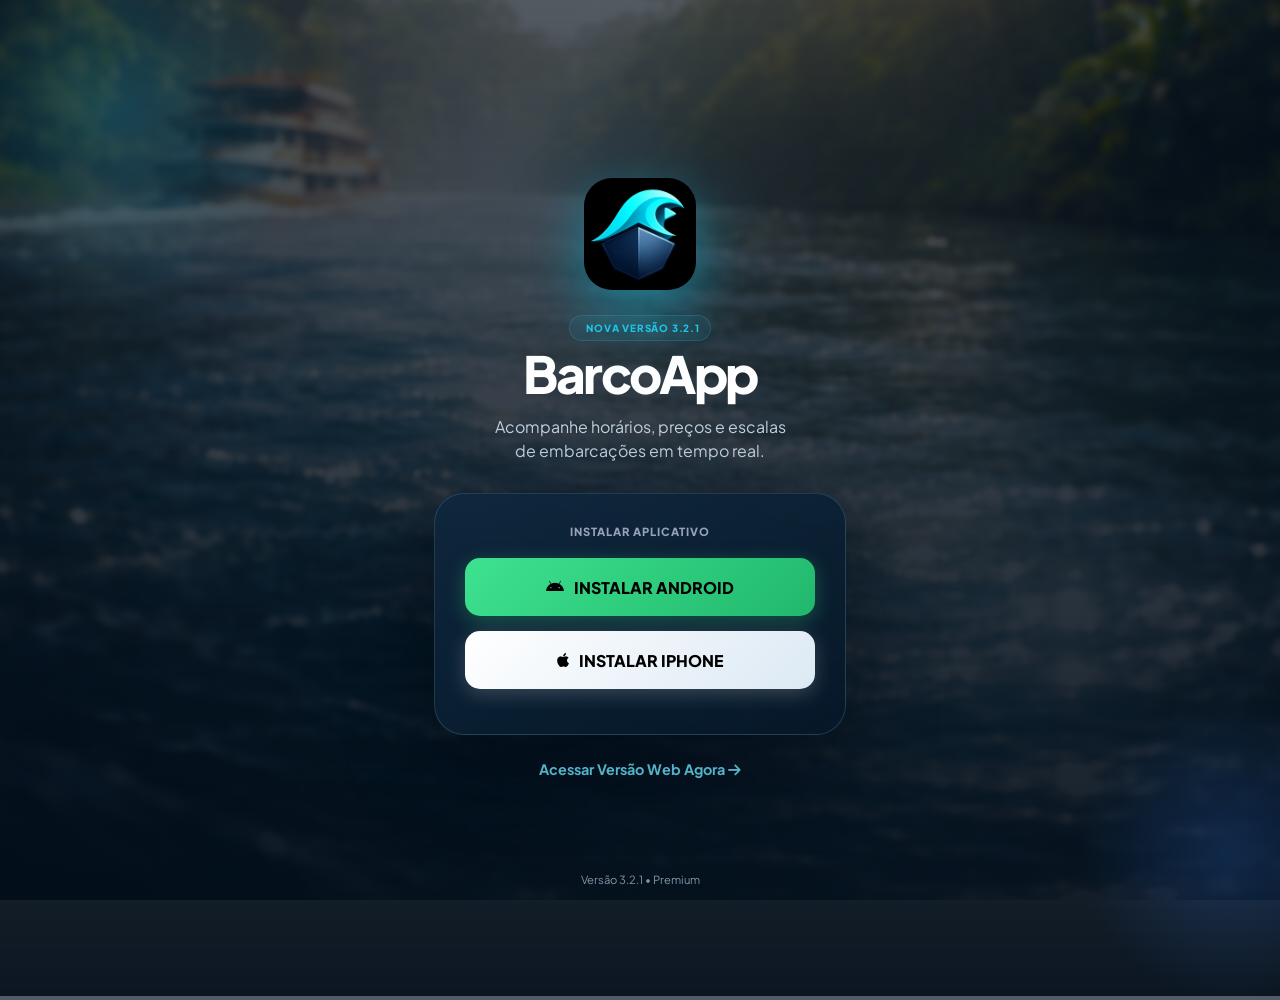
<file: index.html>
<!DOCTYPE html>
<html lang="pt-br">
<head>
    <meta charset="UTF-8">
    <meta name="viewport" content="width=device-width, initial-scale=1.0, maximum-scale=1.0, user-scalable=no">
    <title>Instalar BarcoApp</title>

    <link rel="manifest" href="manifest.json">
    <meta name="theme-color" content="#04111f">
    
    <link rel="apple-touch-icon" href="icone.png">

    <link rel="preconnect" href="https://fonts.googleapis.com">
    <link href="https://fonts.googleapis.com/css2?family=Plus+Jakarta+Sans:wght@400;700;800&display=swap" rel="stylesheet">
    <link rel="stylesheet" href="https://cdnjs.cloudflare.com/ajax/libs/font-awesome/6.4.0/css/all.min.css">

    <style>
        body {
            margin: 0; padding: 0; height: 100vh;
            font-family: 'Plus Jakarta Sans', sans-serif;
            display: flex; flex-direction: column; justify-content: center; align-items: center;
            text-align: center;
            background: linear-gradient(135deg, #0f172a 0%, #020617 100%);
            color: white; overflow: hidden;
        }

        /* Fundo Decorativo (Luzes) */
        body::before {
            content: ''; position: absolute; top: -100px; left: -100px;
            width: 300px; height: 300px; background: radial-gradient(circle, rgba(6,182,212,0.2) 0%, transparent 70%);
            z-index: -1;
        }
        body::after {
            content: ''; position: absolute; bottom: -100px; right: -100px;
            width: 300px; height: 300px; background: radial-gradient(circle, rgba(59,130,246,0.2) 0%, transparent 70%);
            z-index: -1;
        }

        /* LOGO (IMAGEM) */
        .app-logo {
            width: 130px; height: auto;
            border-radius: 32px; /* Cantos arredondados modernos */
            box-shadow: 0 20px 50px rgba(6,182,212,0.3); /* Sombra Ciano */
            margin-bottom: 25px;
            animation: float 6s ease-in-out infinite; /* Animação de flutuar */
        }
        
        @keyframes float { 0% { transform: translateY(0px); } 50% { transform: translateY(-15px); } 100% { transform: translateY(0px); } }

        h1 { font-size: 2.5rem; font-weight: 800; margin: 0; letter-spacing: -1px; }
        p { color: #94a3b8; font-size: 1rem; max-width: 300px; margin: 10px auto 30px auto; line-height: 1.5; }

        /* AREA DE INSTALAÇÃO */
        .install-box {
            background: rgba(30, 41, 59, 0.6);
            padding: 30px; border-radius: 30px;
            border: 1px solid rgba(255,255,255,0.1);
            backdrop-filter: blur(10px);
            width: 90%; max-width: 350px;
            box-shadow: 0 10px 40px rgba(0,0,0,0.4);
        }

        .btn-install {
            width: 100%; padding: 18px; border: none; border-radius: 16px;
            font-weight: 800; font-size: 1rem; cursor: pointer;
            display: flex; align-items: center; justify-content: center; gap: 10px;
            margin-bottom: 15px; transition: transform 0.2s;
            text-transform: uppercase;
        }
        .btn-install:active { transform: scale(0.97); }

        .btn-android { background: #3ddc84; color: #000; box-shadow: 0 5px 20px rgba(61, 220, 132, 0.3); }
        .btn-ios { background: #ffffff; color: #000; box-shadow: 0 5px 20px rgba(255,255,255,0.2); }

        .link-web {
            margin-top: 25px; display: block;
            color: #06b6d4; text-decoration: none;
            font-weight: 700; font-size: 0.9rem;
            opacity: 0.8; transition: opacity 0.2s;
        }
        .link-web:hover { opacity: 1; }

        /* RODAPÉ */
        .footer {
            position: absolute; bottom: 20px;
            font-size: 0.7rem; color: #64748b;
        }
    </style>
    <link rel="stylesheet" href="barcoapp-v3.1.css">
    <link rel="stylesheet" href="barcoapp-v3.2.css">
    <script src="barcoapp-v3.1.js" defer></script>
    <script src="barcoapp-v3.2.js" defer></script>
</head>
<body class="page-install">

    <img src="icone.png" alt="BarcoApp Logo" class="app-logo">

    <span class="version-chip"><i class="fas fa-sparkles"></i> Nova versão 3.2.1</span>

    <h1>BarcoApp</h1>
    <p>Acompanhe horários, preços e escalas de embarcações em tempo real.</p>

    <div id="install-area" class="install-box">
        <div style="font-size: 0.7rem; font-weight: 800; color: #94a3b8; margin-bottom: 20px; letter-spacing: 1px;">INSTALAR APLICATIVO</div>
        
        <button id="btnInstall" class="btn-install btn-android">
            <i class="fab fa-android"></i> Instalar Android
        </button>
        
        <button onclick="showIosInstruction()" class="btn-install btn-ios">
            <i class="fab fa-apple"></i> Instalar iPhone
        </button>
    </div>

    <a href="app.html" class="link-web">Acessar Versão Web Agora <i class="fas fa-arrow-right"></i></a>

    <div class="footer">Versão 3.2.1 • Premium</div>

    <script>
        // REGISTRO DO SERVICE WORKER (Para funcionar offline/instalação)
        if ('serviceWorker' in navigator) {
            navigator.serviceWorker.register('sw.js');
        }

        let deferredPrompt;

        // Escuta o evento que o navegador dispara quando o app pode ser instalado
        window.addEventListener('beforeinstallprompt', (e) => {
            e.preventDefault();
            deferredPrompt = e;
            console.log("Pronto para instalar!");
        });

        // Lógica do Android
        document.getElementById('btnInstall').addEventListener('click', async () => {
            if (deferredPrompt) {
                deferredPrompt.prompt();
                const { outcome } = await deferredPrompt.userChoice;
                if (outcome === 'accepted') {
                    deferredPrompt = null;
                }
            } else {
                // Fallback se o navegador não suportar a instalação automática
                alert("Para instalar:\n1. Toque nos 3 pontinhos do navegador (↗)\n2. Escolha 'Instalar aplicativo' ou 'Adicionar à tela inicial'");
            }
        });

        // Lógica do iOS (Alert simples)
        function showIosInstruction() {
            alert("No iPhone/iPad:\n\n1. Toque no ícone de Compartilhar (quadrado com seta para cima ⬆)\n2. Role para baixo e toque em 'Adicionar à Tela de Início' (➕)");
        }

        // Se já estiver rodando como App (Standalone), redireciona direto
        if (window.matchMedia('(display-mode: standalone)').matches) {
            window.location.href = "app.html";
        }
    </script>
</body>
</html>
</file>
<file: barcoapp-v3.1.css>
/* BarcoApp 3.1 — camada visual. Mantém a lógica original do projeto. */
:root {
    --v31-bg: #04111f;
    --v31-surface: rgba(11, 31, 52, .92);
    --v31-surface-2: rgba(17, 43, 68, .88);
    --v31-blue: #22c7e8;
    --v31-blue-deep: #1689d8;
    --v31-gold: #ffbd4a;
    --v31-green: #26d39b;
    --v31-text: #f7fbff;
    --v31-muted: #9cb0c5;
    --v31-line: rgba(152, 196, 224, .16);
    --v31-shadow: 0 18px 50px rgba(0, 8, 20, .34);
}

* { scrollbar-width: thin; scrollbar-color: rgba(34, 199, 232, .35) transparent; }
*::-webkit-scrollbar { width: 6px; height: 6px; }
*::-webkit-scrollbar-thumb { background: rgba(34, 199, 232, .32); border-radius: 20px; }

button, input, select { font-family: 'Plus Jakarta Sans', sans-serif; }
button { touch-action: manipulation; }
button:focus-visible, input:focus-visible, select:focus-visible {
    outline: 3px solid rgba(34, 199, 232, .32) !important;
    outline-offset: 2px;
}

.version-chip {
    display: inline-flex;
    align-items: center;
    gap: 6px;
    padding: 6px 10px;
    border: 1px solid rgba(34, 199, 232, .2);
    border-radius: 999px;
    background: rgba(34, 199, 232, .08);
    color: var(--v31-blue);
    font-size: .62rem;
    font-weight: 800;
    letter-spacing: .08em;
    text-transform: uppercase;
}

.connection-badge {
    position: fixed;
    left: 50%;
    top: 14px;
    transform: translate(-50%, -80px);
    z-index: 12000;
    padding: 10px 14px;
    border-radius: 12px;
    background: #12304b;
    color: white;
    box-shadow: var(--v31-shadow);
    font-size: .72rem;
    font-weight: 700;
    opacity: 0;
    transition: .3s ease;
}
.connection-badge.show { transform: translate(-50%, 0); opacity: 1; }
.connection-badge.offline { background: #9a5b0e; }

/* Página de instalação */
body.page-install {
    min-height: 100svh !important;
    height: auto !important;
    padding: 28px 18px 68px !important;
    overflow-y: auto !important;
    background:
        linear-gradient(180deg, rgba(2, 14, 27, .68), rgba(2, 13, 25, .96)),
        url('fundoentrada.png') center / cover fixed !important;
}
body.page-install::before {
    width: 420px !important;
    height: 420px !important;
    background: radial-gradient(circle, rgba(34,199,232,.22), transparent 67%) !important;
}
body.page-install .app-logo {
    width: 112px !important;
    border-radius: 28px !important;
    filter: drop-shadow(0 18px 35px rgba(0, 198, 238, .26));
}
body.page-install h1 { font-size: clamp(2.25rem, 9vw, 3.2rem) !important; letter-spacing: -.05em !important; }
body.page-install > p { color: #c0d0df !important; }
body.page-install .install-box {
    background: linear-gradient(150deg, rgba(15, 39, 62, .92), rgba(5, 23, 40, .88)) !important;
    border: 1px solid rgba(138, 207, 234, .18) !important;
    box-shadow: 0 26px 80px rgba(0, 5, 14, .5) !important;
}
body.page-install .btn-install { min-height: 58px; border-radius: 15px !important; }
body.page-install .btn-android { background: linear-gradient(135deg, #3ee290, #21b86d) !important; }
body.page-install .btn-ios { background: linear-gradient(135deg, #fff, #dce9f4) !important; }
body.page-install .link-web { color: #69dcf4 !important; }
body.page-install .footer { bottom: 14px !important; color: #8096aa !important; }

/* Aplicativo principal */
html:has(body.page-app), body.page-app {
    background: var(--v31-bg) !important;
}
body.page-app {
    background:
        radial-gradient(circle at 90% 0%, rgba(20, 151, 212, .13), transparent 30%),
        radial-gradient(circle at 0% 90%, rgba(16, 185, 129, .08), transparent 33%),
        var(--v31-bg) !important;
}
body.page-app #screen-welcome {
    position: relative;
    isolation: isolate;
    background:
        linear-gradient(180deg, rgba(2, 16, 30, .30), rgba(2, 15, 28, .94)),
        url('fundoentrada.png') center / cover no-repeat !important;
}
body.page-app #screen-welcome::before {
    content: '';
    position: absolute;
    inset: 20px;
    z-index: -1;
    border: 1px solid rgba(255,255,255,.09);
    border-radius: 30px;
    pointer-events: none;
}
body.page-app .welcome-logo {
    width: 104px;
    height: 104px;
    object-fit: contain;
    margin-bottom: 18px;
    filter: drop-shadow(0 20px 38px rgba(10, 201, 235, .28));
}
body.page-app .welcome-subtitle { max-width: 320px; line-height: 1.6; }
body.page-app .welcome-form {
    width: 100%;
    max-width: 360px;
    padding: 18px;
    border: 1px solid rgba(184, 222, 240, .14);
    border-radius: 22px;
    background: rgba(5, 25, 43, .68);
    box-shadow: 0 24px 70px rgba(0, 8, 18, .4);
    backdrop-filter: blur(18px);
}

body.page-app .main-container { max-width: 1120px; margin: 0 auto; }
body.page-app .top-fixed-area {
    padding-bottom: 8px !important;
    background: linear-gradient(180deg, rgba(4,17,31,.98) 80%, rgba(4,17,31,.72) 100%) !important;
    border-bottom: 1px solid rgba(142, 197, 220, .08);
}
body.page-app .app-topbar {
    padding: 14px 20px;
    display: flex;
    align-items: center;
    justify-content: space-between;
}
body.page-app .app-brand { display: flex; align-items: center; gap: 10px; }
body.page-app .app-brand img { width: 38px; height: 38px; object-fit: contain; filter: drop-shadow(0 7px 14px rgba(20,200,235,.18)); }
body.page-app .app-brand strong { display: block; font-size: 1rem; letter-spacing: -.03em; }
body.page-app .app-brand small { display: block; margin-top: 2px; color: var(--v31-muted); font-size: .58rem; letter-spacing: .12em; text-transform: uppercase; }
body.page-app .user-greeting {
    display: flex;
    align-items: center;
    gap: 8px;
    padding: 8px 11px;
    background: rgba(255,255,255,.04);
    border: 1px solid var(--v31-line);
    border-radius: 12px;
    color: var(--v31-muted);
    font-size: .72rem;
}
body.page-app .user-greeting i { color: var(--v31-blue); }

body.page-app .mySwiper {
    height: 178px !important;
    border: 1px solid rgba(150, 205, 230, .13);
    box-shadow: 0 18px 45px rgba(0, 7, 17, .32) !important;
}
body.page-app .swiper-slide { position: relative; overflow: hidden; }
body.page-app .swiper-slide::after { content: ''; position: absolute; inset: 0; background: linear-gradient(180deg, transparent 50%, rgba(1,10,18,.42)); pointer-events: none; }
body.page-app .swiper-pagination-bullet { background: white; opacity: .45; }
body.page-app .swiper-pagination-bullet-active { width: 20px; border-radius: 8px; background: var(--v31-blue); opacity: 1; }
body.page-app .fallback-banner { width: 100%; height: 100%; position: relative; display: flex; align-items: end; padding: 20px; background: linear-gradient(120deg, #07365a, #0985ab); }
body.page-app .fallback-banner img { position: absolute; inset: 0; width: 100%; height: 100%; object-fit: cover; opacity: .34; }
body.page-app .fallback-banner div { position: relative; z-index: 2; }
body.page-app .fallback-banner strong { display: block; font-size: 1.15rem; }
body.page-app .fallback-banner span { color: #c8e6f1; font-size: .72rem; }

body.page-app .search-wrapper { margin: 12px 20px 8px !important; }
body.page-app .search-bar {
    min-height: 50px;
    background: rgba(14, 38, 61, .88) !important;
    border: 1px solid rgba(133, 198, 225, .16) !important;
    box-shadow: inset 0 1px 0 rgba(255,255,255,.025), 0 8px 20px rgba(0,0,0,.1);
}
body.page-app .search-bar:focus { border-color: rgba(34,199,232,.62) !important; box-shadow: 0 0 0 4px rgba(34,199,232,.08); }
body.page-app .search-results-dropdown { background: #0d2942 !important; border-color: rgba(34,199,232,.22) !important; box-shadow: var(--v31-shadow) !important; }
body.page-app .search-item { gap: 3px; transition: background .2s; }
body.page-app .search-item:hover { background: rgba(34,199,232,.09); }
body.page-app .search-item span:first-child { font-weight: 800; color: white; }
body.page-app .search-item span:last-child { color: var(--v31-muted); font-size: .68rem; }

body.page-app .vertical-list-area { padding: 8px 20px 132px !important; }
body.page-app .section-title-v31 { display: flex; align-items: end; justify-content: space-between; gap: 12px; margin: 8px 0 15px; }
body.page-app .section-title-v31 h3 { margin: 0; font-size: .78rem; letter-spacing: .12em; color: #d9e8f2; text-transform: uppercase; }
body.page-app .section-title-v31 span { color: var(--v31-green); font-size: .62rem; font-weight: 700; }
body.page-app .section-title-v31 span::before { content: ''; display: inline-block; width: 6px; height: 6px; margin-right: 6px; border-radius: 50%; background: var(--v31-green); box-shadow: 0 0 0 5px rgba(38,211,155,.08); }

body.page-app .boats-grid { grid-template-columns: repeat(3, minmax(0, 1fr)) !important; gap: 14px !important; }
body.page-app .grid-boat-card {
    min-width: 0;
    background: linear-gradient(155deg, rgba(18,46,72,.95), rgba(8,29,49,.96)) !important;
    border: 1px solid rgba(144, 198, 222, .14) !important;
    border-radius: 18px !important;
    box-shadow: 0 12px 30px rgba(0, 7, 17, .22) !important;
    transition: transform .22s ease, border-color .22s ease, box-shadow .22s ease;
}
body.page-app .grid-boat-card:hover { transform: translateY(-3px); border-color: rgba(34,199,232,.38) !important; box-shadow: 0 18px 38px rgba(0,8,18,.34) !important; }
body.page-app .grid-boat-img { height: 142px !important; background: #0a2136 !important; }
body.page-app .grid-boat-info { padding: 13px !important; }
body.page-app .grid-boat-name { font-size: .92rem !important; line-height: 1.3 !important; }
body.page-app .grid-boat-route { min-width: 0; margin: 7px 0 10px !important; color: var(--v31-muted) !important; }
body.page-app .grid-boat-route span { overflow: hidden; text-overflow: ellipsis; white-space: nowrap; }
body.page-app .grid-boat-time { color: #e5fbff !important; background: linear-gradient(135deg, rgba(34,199,232,.18), rgba(22,137,216,.16)) !important; border: 1px solid rgba(34,199,232,.17); border-radius: 9px !important; padding: 7px 9px !important; }
body.page-app .grid-day-tag { top: 10px !important; left: 10px !important; padding: 5px 8px !important; border-radius: 8px !important; background: rgba(3,20,34,.76) !important; border: 1px solid rgba(255,255,255,.12); }

body.page-app .nav-fabs {
    left: 50% !important;
    right: auto !important;
    bottom: 18px !important;
    width: min(330px, calc(100% - 110px));
    min-height: 70px;
    transform: translateX(-50%);
    padding: 7px !important;
    align-items: center;
    background: rgba(8, 29, 49, .91);
    border: 1px solid rgba(143, 201, 227, .17);
    border-radius: 22px;
    box-shadow: 0 18px 46px rgba(0,4,12,.42);
    backdrop-filter: blur(22px);
}
body.page-app .nav-fab-btn { width: 48% !important; height: 54px !important; border-radius: 16px !important; box-shadow: none !important; font-size: 1.12rem !important; gap: 7px; }
body.page-app .nav-fab-btn::after { font-size: .64rem; font-weight: 800; }
body.page-app .fab-profile::after { content: 'Meu perfil'; }
body.page-app .fab-agenda::after { content: 'Agenda'; }
body.page-app .fab-profile { background: rgba(255,255,255,.055) !important; border: 1px solid rgba(255,255,255,.08) !important; }
body.page-app .fab-agenda { background: linear-gradient(135deg, #13b7d9, #1b79d0) !important; }
body.page-app .action-fabs { right: 18px !important; bottom: 18px !important; gap: 9px !important; }
body.page-app .mini-fab { width: 52px !important; height: 52px !important; border: 2px solid rgba(255,255,255,.12) !important; box-shadow: 0 12px 28px rgba(0,0,0,.32) !important; }

body.page-app .input-premium, body.page-app .select-boat {
    min-height: 52px;
    background-color: rgba(12, 36, 58, .92) !important;
    border-color: rgba(143, 198, 223, .16) !important;
    border-radius: 13px !important;
}
body.page-app .input-premium:focus, body.page-app .select-boat:focus { border-color: var(--v31-blue) !important; box-shadow: 0 0 0 4px rgba(34,199,232,.08); }
body.page-app .btn-main { min-height: 50px; border-radius: 13px !important; background: linear-gradient(135deg, #16c1df, #1a78d0) !important; box-shadow: 0 10px 24px rgba(15,156,214,.2) !important; }
body.page-app #screen-register { max-width: 720px; margin: 0 auto; padding: 20px 22px 110px !important; }
body.page-app #screen-register::after { content: ''; position: fixed; inset: 0; z-index: -1; background: radial-gradient(circle at 50% 0%, rgba(22,137,216,.11), transparent 35%); }
body.page-app .register-helper { margin: -10px 0 20px; color: var(--v31-muted); font-size: .72rem; line-height: 1.5; text-align: center; }
body.page-app .new-boat-section, body.page-app #selected-boat-preview { background: rgba(15,42,67,.72) !important; border-color: rgba(34,199,232,.2) !important; }
body.page-app .upload-trigger { background: rgba(2,18,32,.55) !important; border: 1px dashed rgba(34,199,232,.22); }

body.page-app .modal { background: rgba(0, 7, 16, .78) !important; }
body.page-app .modal-content {
    background: linear-gradient(160deg, #12304d, #071c31) !important;
    border-color: rgba(143, 205, 232, .18) !important;
    box-shadow: 0 30px 85px rgba(0,0,0,.52) !important;
}
body.page-app .modal-content #modal-img { height: 225px !important; }
body.page-app .week-modal { max-width: 620px; left: 50% !important; transform: translate(-50%, 100%) !important; background: linear-gradient(170deg, #12304d, #071c31) !important; border-color: rgba(34,199,232,.45) !important; }
body.page-app .week-modal.active { transform: translate(-50%, 0) !important; }
body.page-app .day-row { border-radius: 11px; margin-bottom: 5px; border: 1px solid transparent !important; }
body.page-app .day-row:hover { background: rgba(34,199,232,.07); border-color: rgba(34,199,232,.13) !important; color: white !important; }
body.page-app #screen-day-detail { max-width: 760px; margin: 0 auto; }
body.page-app #boat-feed { padding: 16px 16px 90px !important; }
body.page-app .alert-box { background: linear-gradient(160deg, #12304d, #071c31) !important; box-shadow: var(--v31-shadow); }

/* Painel administrador */
body.page-admin { background: #04111f !important; }
body.page-admin #login-overlay {
    background:
        linear-gradient(180deg, rgba(2,16,29,.56), rgba(2,14,27,.95)),
        url('fundoentrada.png') center / cover no-repeat !important;
}
body.page-admin .login-card { background: rgba(8, 30, 50, .90) !important; border-color: rgba(34,199,232,.18) !important; box-shadow: 0 30px 85px rgba(0,4,12,.54) !important; backdrop-filter: blur(20px); }
body.page-admin .admin-login-logo { width: 84px; height: 84px; object-fit: contain; margin-bottom: 10px; filter: drop-shadow(0 15px 30px rgba(34,199,232,.2)); }
body.page-admin .sidebar { background: linear-gradient(180deg, #061a2d, #03111f) !important; border-color: rgba(134,194,220,.13) !important; }
body.page-admin .sidebar h1 { color: white !important; }
body.page-admin .sidebar h1 img { width: 38px; height: 38px; object-fit: contain; }
body.page-admin .nav-item { border: 1px solid transparent; }
body.page-admin .nav-item:hover, body.page-admin .nav-item.active { background: rgba(34,199,232,.08) !important; border-color: rgba(34,199,232,.11); }
body.page-admin .main { max-width: 1500px; }
body.page-admin .stat-card, body.page-admin .panel { background: linear-gradient(155deg, rgba(15,42,67,.95), rgba(7,27,46,.98)) !important; border-color: rgba(145,198,223,.13) !important; box-shadow: 0 12px 32px rgba(0,5,14,.18); }
body.page-admin .stat-card { position: relative; overflow: hidden; }
body.page-admin .stat-card::after { content: ''; position: absolute; width: 90px; height: 90px; right: -38px; top: -40px; border-radius: 50%; background: rgba(34,199,232,.06); }
body.page-admin input, body.page-admin select { min-height: 48px; background: rgba(5,24,41,.78) !important; border-color: rgba(143,197,222,.14) !important; }
body.page-admin .btn-primary { background: linear-gradient(135deg, #17bddb, #1b79cf) !important; color: white !important; }
body.page-admin table { border-collapse: separate !important; border-spacing: 0 5px !important; }
body.page-admin tbody tr { background: rgba(255,255,255,.025); }
body.page-admin td { border-bottom-color: rgba(255,255,255,.045) !important; }
body.page-admin .table-wrap { overflow-x: auto; }
body.page-admin .mobile-toggle { width: 44px; height: 44px; border-radius: 12px !important; background: #0b2a46 !important; }

/* Remanso */
body.page-remanso { background: radial-gradient(circle at 90% 0%, rgba(251,191,36,.09), transparent 30%), #071625 !important; }
body.page-remanso .screen { width: min(100%, 560px); margin: 0 auto; }
body.page-remanso #screen-select { position: relative; padding: 32px 24px !important; }
body.page-remanso #screen-select::before { content: ''; position: absolute; inset: 18px; border-radius: 26px; border: 1px solid rgba(251,191,36,.09); pointer-events: none; }
body.page-remanso .logo-box { box-shadow: 0 12px 28px rgba(245,158,11,.2); }
body.page-remanso select, body.page-remanso input { background-color: rgba(16,42,66,.9) !important; border-color: rgba(255,219,151,.12) !important; }
body.page-remanso .benefit-item, body.page-remanso .card-dash { background: linear-gradient(150deg, rgba(25,52,77,.9), rgba(11,31,51,.95)) !important; border-color: rgba(255,222,161,.10) !important; box-shadow: 0 10px 26px rgba(0,5,13,.18); }
body.page-remanso .dash-header { background: rgba(13,36,57,.95) !important; border-bottom: 1px solid rgba(251,191,36,.1); }

@media (min-width: 760px) {
    body.page-app .vertical-list-area { padding-left: 24px !important; padding-right: 24px !important; }
}

@media (max-width: 920px) {
    body.page-app .boats-grid { grid-template-columns: repeat(2, minmax(0, 1fr)) !important; }
}

@media (max-width: 768px) {
    body.page-admin .main { padding: 74px 16px 30px !important; }
    body.page-admin .sidebar { display: flex !important; transform: translateX(-105%); box-shadow: 20px 0 55px rgba(0,0,0,.36); }
    body.page-admin .sidebar.active { transform: translateX(0); }
    body.page-admin .mobile-toggle { display: grid !important; place-items: center; }
}

@media (max-width: 520px) {
    body.page-app .mySwiper { height: 150px !important; }
    body.page-app .boats-grid { gap: 10px !important; }
    body.page-app .grid-boat-img { height: 112px !important; }
    body.page-app .grid-boat-info { padding: 10px !important; }
    body.page-app .grid-boat-name { font-size: .8rem !important; }
    body.page-app .grid-boat-route { font-size: .62rem !important; }
    body.page-app .nav-fabs { width: calc(100% - 90px); left: 12px !important; transform: none; }
    body.page-app .action-fabs { right: 12px !important; }
    body.page-app .nav-fab-btn::after { font-size: .56rem; }
    body.page-app .modal { padding: 10px !important; }
    body.page-app .modal-content { border-radius: 20px !important; }
    body.page-app .modal-content #modal-img { height: 195px !important; }
    body.page-app .week-modal { height: 79% !important; padding: 18px !important; }
    body.page-install .install-box { padding: 23px !important; }
}

@media (prefers-reduced-motion: reduce) {
    *, *::before, *::after { animation: none !important; transition: none !important; scroll-behavior: auto !important; }
}
</file>
<file: barcoapp-v3.2.css>
/* BarcoApp 3.2 — aprimoramentos de contato, compartilhamento e painel administrativo. */
:root {
    --v32-cyan: #31d7ee;
    --v32-blue: #2289e7;
    --v32-navy: #061a2d;
    --v32-panel: rgba(11, 35, 58, .95);
    --v32-panel-soft: rgba(18, 48, 75, .72);
    --v32-line: rgba(142, 207, 232, .16);
    --v32-muted: #9eb4c7;
    --v32-green: #28d69a;
    --v32-gold: #ffc45d;
    --v32-red: #ff6480;
}

/* Detalhes da embarcação */
body.page-app .boat-contact-card {
    display: flex;
    align-items: center;
    gap: 13px;
    margin-top: 15px;
    padding: 14px;
    border: 1px solid rgba(42, 218, 156, .24);
    border-radius: 16px;
    background: linear-gradient(135deg, rgba(24, 164, 107, .17), rgba(13, 111, 96, .08));
}
body.page-app .boat-contact-icon {
    width: 46px;
    height: 46px;
    flex: 0 0 46px;
    display: grid;
    place-items: center;
    border-radius: 14px;
    background: linear-gradient(135deg, #2bd496, #119873);
    color: #03261c;
    font-size: 1.35rem;
    box-shadow: 0 10px 22px rgba(10, 169, 109, .22);
}
body.page-app .boat-contact-copy { min-width: 0; flex: 1; }
body.page-app .boat-contact-copy span {
    display: block;
    margin-bottom: 3px;
    color: #8deecb;
    font-size: .58rem;
    font-weight: 800;
    letter-spacing: .09em;
}
body.page-app .boat-contact-copy strong { display: block; color: #fff; font-size: 1rem; }
body.page-app .boat-contact-copy small { margin-top: 3px; color: #b4cbd7; font-size: .65rem; }
body.page-app .contact-copy-btn {
    width: 38px;
    height: 38px;
    flex: 0 0 38px;
    display: grid;
    place-items: center;
    border: 1px solid rgba(255,255,255,.1);
    border-radius: 11px;
    background: rgba(255,255,255,.06);
    color: #dffef3;
    cursor: pointer;
}
body.page-app #btn-wa1,
body.page-app #btn-wa2 { font-size: .72rem; }
body.page-app #btn-wa1:disabled { opacity: .6; cursor: not-allowed; filter: grayscale(.55); }
body.page-app .share-card-trigger {
    display: flex;
    align-items: center;
    justify-content: center;
    gap: 9px;
    margin-top: 10px;
    background: linear-gradient(135deg, rgba(49, 215, 238, .12), rgba(34, 137, 231, .14)) !important;
    border: 1px solid rgba(74, 217, 241, .25) !important;
    color: #bff7ff !important;
    box-shadow: none !important;
}

/* Card profissional de compartilhamento */
body.page-app .share-card-modal { z-index: 5200; padding: 14px !important; }
body.page-app .share-card-sheet { width: min(100%, 500px); max-width: 500px; padding: 18px; border-radius: 25px !important; }
body.page-app .share-card-header { display: flex; align-items: center; justify-content: space-between; gap: 16px; margin-bottom: 14px; }
body.page-app .share-card-header span { color: var(--v32-cyan); font-size: .58rem; font-weight: 800; letter-spacing: .1em; }
body.page-app .share-card-header h3 { margin: 3px 0 0; font-size: 1.25rem; }
body.page-app .share-card-header button {
    width: 40px;
    height: 40px;
    display: grid;
    place-items: center;
    border: 1px solid var(--v32-line);
    border-radius: 12px;
    background: rgba(255,255,255,.055);
    color: #fff;
    cursor: pointer;
}
body.page-app .share-card-loading {
    min-height: 390px;
    display: flex;
    flex-direction: column;
    align-items: center;
    justify-content: center;
    gap: 8px;
    border: 1px dashed rgba(67, 216, 239, .23);
    border-radius: 20px;
    background: rgba(4, 22, 38, .64);
    color: var(--v32-muted);
}
body.page-app .share-card-loading i { margin-bottom: 8px; color: var(--v32-cyan); font-size: 2rem; }
body.page-app .share-card-loading strong { color: #fff; }
body.page-app .share-card-loading span { font-size: .7rem; }
body.page-app .share-card-preview {
    width: 100%;
    max-height: 58vh;
    object-fit: contain;
    border: 1px solid rgba(111, 215, 236, .18);
    border-radius: 18px;
    background: #04111f;
    box-shadow: 0 18px 45px rgba(0,0,0,.28);
}
body.page-app .share-card-helper { margin: 12px 4px; color: var(--v32-muted); font-size: .68rem; line-height: 1.5; text-align: center; }
body.page-app .share-card-actions { display: grid; grid-template-columns: 1.35fr .9fr; gap: 9px; }
body.page-app .share-card-actions button { margin: 0 !important; }
body.page-app .share-card-actions .btn-main { background: linear-gradient(135deg, #27d496, #109b70) !important; color: #02251a !important; }
body.page-app .share-card-actions button:disabled { opacity: .45; cursor: wait; }
body.page-app .btn-secondary-v32 {
    min-height: 50px;
    border: 1px solid var(--v32-line);
    border-radius: 13px;
    background: rgba(255,255,255,.055);
    color: #e6f5fb;
    font-weight: 800;
    cursor: pointer;
}

/* Painel administrativo 3.2 */
body.page-admin { background: radial-gradient(circle at 98% -10%, rgba(31, 157, 218, .13), transparent 32%), #04111f !important; }
body.page-admin .admin-login-copy { margin: 0 0 18px; color: var(--v32-muted); font-size: .72rem; line-height: 1.55; }
body.page-admin .admin-side-brand { margin-bottom: 30px; }
body.page-admin .admin-side-brand h1 { margin-bottom: 2px !important; }
body.page-admin .admin-side-brand small { padding-left: 50px; color: #718da3; font-size: .57rem; font-weight: 800; letter-spacing: .14em; text-transform: uppercase; }
body.page-admin .sidebar { padding: 24px 18px !important; }
body.page-admin .admin-sidebar-backdrop { display: none; }
body.page-admin .nav-item { min-height: 48px; margin-bottom: 5px !important; }
body.page-admin .nav-item i { width: 20px; text-align: center; }
body.page-admin .main { padding: 28px 34px 50px !important; }
body.page-admin .admin-topbar-v32 {
    display: flex;
    align-items: center;
    justify-content: space-between;
    gap: 24px;
    margin-bottom: 28px;
    padding-bottom: 22px;
    border-bottom: 1px solid rgba(141, 200, 225, .11);
}
body.page-admin .admin-eyebrow { display: block; margin-bottom: 5px; color: var(--v32-cyan); font-size: .58rem; font-weight: 800; letter-spacing: .14em; }
body.page-admin .admin-topbar-v32 h2 { margin: 0; font-size: clamp(1.4rem, 2.4vw, 2rem); letter-spacing: -.035em; }
body.page-admin .admin-topbar-v32 p { margin: 5px 0 0; color: var(--v32-muted); font-size: .74rem; }
body.page-admin .admin-top-actions { display: flex; align-items: center; justify-content: flex-end; flex-wrap: wrap; gap: 9px; }
body.page-admin .admin-live-status {
    display: inline-flex;
    align-items: center;
    gap: 8px;
    padding: 9px 12px;
    border: 1px solid rgba(45, 213, 155, .18);
    border-radius: 11px;
    background: rgba(45, 213, 155, .07);
    color: #8ae8c5;
    font-size: .62rem;
    font-weight: 800;
}
body.page-admin .admin-live-status i { width: 7px; height: 7px; border-radius: 50%; background: var(--v32-green); box-shadow: 0 0 0 5px rgba(45,213,155,.08); }
body.page-admin .admin-action-btn { display: inline-flex; align-items: center; gap: 8px; min-height: 39px; padding: 9px 13px !important; border: 1px solid var(--v32-line) !important; background: rgba(255,255,255,.04); color: #dcecf4; text-decoration: none; }
body.page-admin .admin-action-btn.primary { background: linear-gradient(135deg, #19bbd9, #1d78ce); color: #fff; }

body.page-admin .stats-row { grid-template-columns: repeat(4, minmax(0, 1fr)); gap: 13px !important; }
body.page-admin .stat-card-v32 { display: flex; align-items: center; gap: 15px; min-height: 126px; padding: 20px !important; }
body.page-admin .stat-card-v32 .stat-icon { width: 46px; height: 46px; flex: 0 0 46px; display: grid; place-items: center; border-radius: 14px; font-size: 1.05rem; }
body.page-admin .stat-icon.cyan { color: #61e6f7; background: rgba(49,215,238,.1); }
body.page-admin .stat-icon.green { color: #69e5b7; background: rgba(40,214,154,.1); }
body.page-admin .stat-icon.gold { color: #ffd17d; background: rgba(255,196,93,.11); }
body.page-admin .stat-icon.red { color: #ff8096; background: rgba(255,100,128,.1); }
body.page-admin .stat-card-v32 small { color: #adc0cf; font-size: .65rem; font-weight: 700; }
body.page-admin .stat-card-v32 h2 { margin: 5px 0 2px !important; font-size: 1.8rem !important; }
body.page-admin .stat-card-v32 span { color: #6f889c; font-size: .56rem; }
body.page-admin .stat-card-v32.danger { border-color: rgba(255,100,128,.18) !important; }

body.page-admin .dashboard-grid-v32 { display: grid; grid-template-columns: 1.2fr .8fr; gap: 18px; }
body.page-admin .dashboard-grid-v32 .panel { margin-bottom: 0; }
body.page-admin .ranking-panel-v32 { grid-column: 1 / -1; }
body.page-admin .panel { border-radius: 20px !important; }
body.page-admin .panel-header-v32 { min-height: 74px; display: flex; align-items: center; justify-content: space-between; gap: 15px; padding: 17px 20px !important; }
body.page-admin .panel-header-v32 span { display: block; margin-bottom: 4px; color: #6f91a9; font-size: .54rem; font-weight: 800; letter-spacing: .12em; }
body.page-admin .panel-header-v32 h3 { display: flex; align-items: center; gap: 9px; }
body.page-admin .panel-header-v32 h3 i { color: var(--v32-cyan); }
body.page-admin .text-action { border: none; background: none; color: var(--v32-cyan); font-size: .65rem; font-weight: 800; cursor: pointer; }
body.page-admin .count-pill,
body.page-admin .status-pill { margin: 0 !important; padding: 6px 9px; border: 1px solid var(--v32-line); border-radius: 999px; background: rgba(255,255,255,.04); color: #a9c1d1 !important; letter-spacing: 0 !important; white-space: nowrap; }
body.page-admin .status-pill.on { border-color: rgba(40,214,154,.22); background: rgba(40,214,154,.09); color: #68dfb5 !important; }

body.page-admin .upcoming-row-v32 { display: grid; grid-template-columns: 45px 48px minmax(0,1fr); align-items: center; gap: 11px; padding: 11px 0; border-bottom: 1px solid rgba(255,255,255,.055); }
body.page-admin .upcoming-row-v32:last-child { border-bottom: 0; }
body.page-admin .upcoming-date { padding: 7px 5px; border-radius: 11px; background: rgba(49,215,238,.08); text-align: center; }
body.page-admin .upcoming-date b { display: block; color: #dffbff; font-size: .9rem; }
body.page-admin .upcoming-date span { color: var(--v32-cyan); font-size: .5rem; font-weight: 800; }
body.page-admin .upcoming-row-v32 > img { width: 48px; height: 48px; border-radius: 12px; object-fit: cover; background: #061526; }
body.page-admin .upcoming-row-v32 > div:last-child { min-width: 0; }
body.page-admin .upcoming-row-v32 strong,
body.page-admin .upcoming-row-v32 span,
body.page-admin .upcoming-row-v32 small { display: block; overflow: hidden; text-overflow: ellipsis; white-space: nowrap; }
body.page-admin .upcoming-row-v32 strong { font-size: .75rem; }
body.page-admin .upcoming-row-v32 span { margin-top: 3px; color: #adc1d1; font-size: .61rem; }
body.page-admin .upcoming-row-v32 small { margin-top: 3px; color: #66849b; font-size: .55rem; }

body.page-admin .health-row-v32 { display: flex; align-items: center; justify-content: space-between; gap: 12px; min-height: 49px; padding: 9px 11px; margin-bottom: 7px; border: 1px solid rgba(255,255,255,.055); border-radius: 12px; background: rgba(255,255,255,.025); }
body.page-admin .health-row-v32 > div { display: flex; align-items: center; gap: 10px; color: #b6c8d5; font-size: .67rem; }
body.page-admin .health-row-v32 > div i { width: 29px; height: 29px; display: grid; place-items: center; border-radius: 9px; }
body.page-admin .health-row-v32.ok > div i { color: #69e4b7; background: rgba(40,214,154,.09); }
body.page-admin .health-row-v32.warning > div i { color: #ffd17d; background: rgba(255,196,93,.09); }
body.page-admin .health-row-v32.neutral > div i { color: #7fc9ec; background: rgba(58,160,220,.09); }
body.page-admin .health-row-v32 b { min-width: 28px; color: #fff; text-align: center; }

body.page-admin .ranking-row-v32 { display: grid; grid-template-columns: 34px minmax(0,1fr) auto; align-items: center; gap: 12px; padding: 11px 2px; border-bottom: 1px solid rgba(255,255,255,.05); }
body.page-admin .ranking-row-v32:last-child { border-bottom: 0; }
body.page-admin .ranking-position { width: 30px; height: 30px; display: grid; place-items: center; border-radius: 10px; background: rgba(255,255,255,.055); color: #90a9bb; font-size: .67rem; font-weight: 800; }
body.page-admin .ranking-position.pos-1 { color: #3d2b00; background: #ffc85f; }
body.page-admin .ranking-position.pos-2 { color: #28333d; background: #c9d5df; }
body.page-admin .ranking-position.pos-3 { color: #3b2114; background: #ce9270; }
body.page-admin .ranking-row-v32 strong { display: block; font-size: .72rem; }
body.page-admin .ranking-row-v32 small { display: block; margin-top: 2px; color: #69869a; font-size: .55rem; }
body.page-admin .ranking-row-v32 > b { color: var(--v32-cyan); font-size: .68rem; }

body.page-admin .admin-search { position: relative; flex: 1; min-width: 220px; }
body.page-admin .admin-search i { position: absolute; left: 14px; top: 50%; z-index: 2; transform: translateY(-50%); color: #688aa1; font-size: .76rem; }
body.page-admin .admin-search input { margin: 0 !important; padding-left: 39px !important; }
body.page-admin .admin-table-tools { display: flex; align-items: center; gap: 10px; padding: 14px 18px; border-bottom: 1px solid var(--v32-line); background: rgba(255,255,255,.012); }
body.page-admin .admin-table-tools select { width: auto; min-width: 175px; margin: 0 !important; }
body.page-admin .fleet-card-v32 { display: grid; grid-template-columns: 62px minmax(0,1fr) auto; align-items: center; gap: 13px; padding: 12px; margin-bottom: 9px; border: 1px solid rgba(143,205,230,.1); border-radius: 15px; background: rgba(255,255,255,.028); }
body.page-admin .fleet-card-v32 > img { width: 62px; height: 62px; border-radius: 13px; object-fit: cover; background: #04111f; }
body.page-admin .fleet-card-copy { min-width: 0; }
body.page-admin .fleet-card-copy strong { display: block; overflow: hidden; color: #fff; font-size: .77rem; text-overflow: ellipsis; white-space: nowrap; }
body.page-admin .fleet-card-copy span { display: block; margin-top: 6px; font-size: .62rem; }
body.page-admin .fleet-card-copy .has-contact { color: #72ddba; }
body.page-admin .fleet-card-copy .missing-contact { color: #ff9aa9; }
body.page-admin .fleet-card-copy small { display: block; margin-top: 4px; color: #7893a6; font-size: .55rem; }
body.page-admin .fleet-card-actions,
body.page-admin .table-actions { display: flex; align-items: center; gap: 6px; }
body.page-admin .btn-icon { transition: transform .18s, background .18s; }
body.page-admin .btn-icon:hover { transform: translateY(-2px); }
body.page-admin .action-whatsapp { color: #6de2b7; background: rgba(40,214,154,.1); }
body.page-admin .action-edit,
body.page-admin .action-copy { color: #75dff0; background: rgba(49,215,238,.1); }
body.page-admin .action-delete { color: #ff7f96; background: rgba(255,100,128,.1); }
body.page-admin .edit-notice { align-items: flex-start; gap: 10px; margin-bottom: 14px; padding: 11px; border: 1px solid rgba(255,196,93,.18); border-radius: 12px; background: rgba(255,196,93,.07); color: #e7c988; font-size: .63rem; line-height: 1.5; }
body.page-admin .btn-ghost-v32 { width: 100%; margin-top: 9px; border: 1px solid var(--v32-line); background: rgba(255,255,255,.04); color: #b7cad7; }

body.page-admin .table-boat { display: flex; align-items: center; gap: 9px; min-width: 150px; }
body.page-admin .table-boat img { width: 38px; height: 38px; border-radius: 10px; object-fit: cover; }
body.page-admin .table-boat b { display: block; font-size: .7rem; }
body.page-admin .trip-status { display: inline-block; margin-top: 4px; padding: 3px 6px; border-radius: 999px; font-size: .48rem; font-weight: 800; }
body.page-admin .trip-status.upcoming { color: #6de0b5; background: rgba(40,214,154,.08); }
body.page-admin .trip-status.past { color: #879dad; background: rgba(255,255,255,.055); }
body.page-admin .table-subline { display: block; margin-top: 5px; color: #6d899d; font-size: .55rem; }
body.page-admin .table-route-arrow { margin: 0 5px; color: var(--v32-cyan); font-size: .55rem; }
body.page-admin .contact-table,
body.page-admin .engagement-pill,
body.page-admin .points-pill { display: inline-flex; align-items: center; gap: 6px; padding: 6px 8px; border-radius: 9px; font-size: .57rem; font-weight: 800; white-space: nowrap; }
body.page-admin .contact-table.ok { color: #6de0b5; background: rgba(40,214,154,.08); }
body.page-admin .contact-table.missing { color: #ff8da1; background: rgba(255,100,128,.08); }
body.page-admin .engagement-pill { color: #71dcec; background: rgba(49,215,238,.08); }
body.page-admin .points-pill { color: #f4c970; background: rgba(255,196,93,.08); }
body.page-admin .user-name-cell { display: flex; align-items: center; gap: 9px; }
body.page-admin .user-name-cell > span { width: 31px; height: 31px; display: grid; place-items: center; border-radius: 10px; background: linear-gradient(135deg, #18b8d7, #1c76ca); color: #fff; font-size: .68rem; font-weight: 800; }
body.page-admin .admin-empty-state { min-height: 170px; display: flex; flex-direction: column; align-items: center; justify-content: center; gap: 7px; padding: 22px; color: #738ea2; text-align: center; }
body.page-admin .admin-empty-state.compact { min-height: 100px; }
body.page-admin .admin-empty-state > i { margin-bottom: 6px; color: #4d7894; font-size: 1.4rem; }
body.page-admin .admin-empty-state strong { color: #abc0cf; font-size: .72rem; }
body.page-admin .admin-empty-state span { font-size: .58rem; }
body.page-admin .promo-admin-help {
    display: flex;
    align-items: flex-start;
    gap: 10px;
    margin: 0 0 16px;
    padding: 12px 14px;
    border: 1px solid rgba(49,215,238,.14);
    border-radius: 12px;
    background: rgba(49,215,238,.055);
    color: #9eb9ca;
    font-size: .65rem;
    line-height: 1.55;
}
body.page-admin .promo-admin-help i { margin-top: 2px; color: var(--v32-cyan); }
body.page-admin #add-banner-button { display: flex; align-items: center; justify-content: center; gap: 8px; }
body.page-admin #add-banner-button:disabled { opacity: .65; cursor: wait; }
body.page-admin .promo-banner-grid {
    display: grid;
    grid-template-columns: repeat(auto-fill, minmax(260px, 1fr));
    gap: 14px;
    margin-top: 22px;
}
body.page-admin .promo-banner-card {
    min-width: 0;
    overflow: hidden;
    border: 1px solid rgba(145,207,232,.15);
    border-radius: 16px;
    background: linear-gradient(155deg, rgba(17,48,75,.94), rgba(7,27,46,.97));
    box-shadow: 0 12px 28px rgba(0,5,14,.18);
}
body.page-admin .promo-banner-preview {
    position: relative;
    aspect-ratio: 16 / 8;
    overflow: hidden;
    background: #04111f;
}
body.page-admin .promo-banner-preview::after {
    content: '';
    position: absolute;
    inset: 45% 0 0;
    background: linear-gradient(180deg, transparent, rgba(2,15,27,.74));
    pointer-events: none;
}
body.page-admin .promo-banner-preview img { width: 100%; height: 100%; display: block; object-fit: cover; }
body.page-admin .promo-banner-preview > span {
    position: absolute;
    left: 10px;
    bottom: 9px;
    z-index: 2;
    margin: 0 !important;
    padding: 5px 8px;
    border: 1px solid rgba(255,255,255,.15);
    border-radius: 8px;
    background: rgba(4,22,38,.78);
    color: #dffaff !important;
    font-size: .55rem !important;
    font-weight: 800;
    letter-spacing: .05em !important;
}
body.page-admin .promo-banner-footer {
    display: flex;
    align-items: center;
    justify-content: space-between;
    gap: 12px;
    padding: 12px;
}
body.page-admin .promo-banner-footer > div { min-width: 0; }
body.page-admin .promo-banner-footer strong { display: block; overflow: hidden; color: #fff; font-size: .69rem; text-overflow: ellipsis; white-space: nowrap; }
body.page-admin .promo-banner-footer small { display: block; margin-top: 5px; color: #728fa3; font-size: .54rem; }
body.page-admin .promo-banner-footer small i { margin-right: 4px; color: #58cfe3; }
body.page-admin .promo-remove-button {
    min-height: 38px;
    display: inline-flex;
    align-items: center;
    justify-content: center;
    gap: 7px;
    padding: 9px 12px;
    border: 1px solid rgba(255,100,128,.25);
    border-radius: 10px;
    background: rgba(255,100,128,.11);
    color: #ff91a4;
    font-size: .56rem;
    font-weight: 800;
    cursor: pointer;
    transition: background .18s, transform .18s;
}
body.page-admin .promo-remove-button:hover { transform: translateY(-1px); background: rgba(255,100,128,.19); }
body.page-admin .promo-remove-button:disabled { opacity: .6; cursor: wait; transform: none; }
body.page-admin .promo-empty-state { grid-column: 1 / -1; border: 1px dashed rgba(145,207,232,.13); border-radius: 15px; background: rgba(255,255,255,.018); }

@media (max-width: 1180px) {
    body.page-admin .stats-row { grid-template-columns: repeat(2, minmax(0,1fr)); }
}

@media (max-width: 900px) {
    body.page-admin .dashboard-grid-v32 { grid-template-columns: 1fr; }
    body.page-admin .ranking-panel-v32 { grid-column: auto; }
    body.page-admin .admin-topbar-v32 { align-items: flex-start; flex-direction: column; }
    body.page-admin .admin-top-actions { justify-content: flex-start; }
}

@media (max-width: 768px) {
    body.page-admin .main { padding: 72px 14px 35px !important; }
    body.page-admin .admin-topbar-v32 { margin-bottom: 20px; padding-bottom: 17px; }
    body.page-admin .admin-live-status { order: 3; }
    body.page-admin .admin-action-btn { flex: 1; justify-content: center; }
    body.page-admin .admin-table-tools { align-items: stretch; flex-direction: column; }
    body.page-admin .admin-table-tools select { width: 100%; }
    body.page-admin .fleet-card-v32 { grid-template-columns: 54px minmax(0,1fr); }
    body.page-admin .fleet-card-v32 > img { width: 54px; height: 54px; }
    body.page-admin .fleet-card-actions { grid-column: 1 / -1; justify-content: flex-end; padding-top: 8px; border-top: 1px solid rgba(255,255,255,.05); }
    body.page-admin .admin-sidebar-backdrop {
        position: fixed;
        inset: 0;
        z-index: 999;
        display: block;
        visibility: hidden;
        border: 0;
        background: rgba(0, 8, 17, .66);
        opacity: 0;
        transition: opacity .25s, visibility .25s;
        backdrop-filter: blur(3px);
    }
    body.page-admin .admin-sidebar-backdrop.active { visibility: visible; opacity: 1; }
}

@media (max-width: 520px) {
    body.page-app .share-card-actions { grid-template-columns: 1fr; }
    body.page-app .share-card-preview { max-height: 50vh; }
    body.page-admin .stats-row { grid-template-columns: 1fr 1fr; gap: 9px !important; }
    body.page-admin .stat-card-v32 { min-height: 112px; align-items: flex-start; flex-direction: column; gap: 9px; padding: 14px !important; }
    body.page-admin .stat-card-v32 .stat-icon { width: 35px; height: 35px; flex-basis: 35px; border-radius: 11px; font-size: .83rem; }
    body.page-admin .stat-card-v32 h2 { font-size: 1.4rem !important; }
    body.page-admin .stat-card-v32 span { display: none; }
    body.page-admin .admin-top-actions { width: 100%; }
    body.page-admin .admin-live-status { width: 100%; justify-content: center; }
    body.page-admin .promo-banner-grid { grid-template-columns: 1fr; }
    body.page-admin .promo-banner-footer { align-items: stretch; flex-direction: column; }
    body.page-admin .promo-remove-button { width: 100%; }
}
</file>
